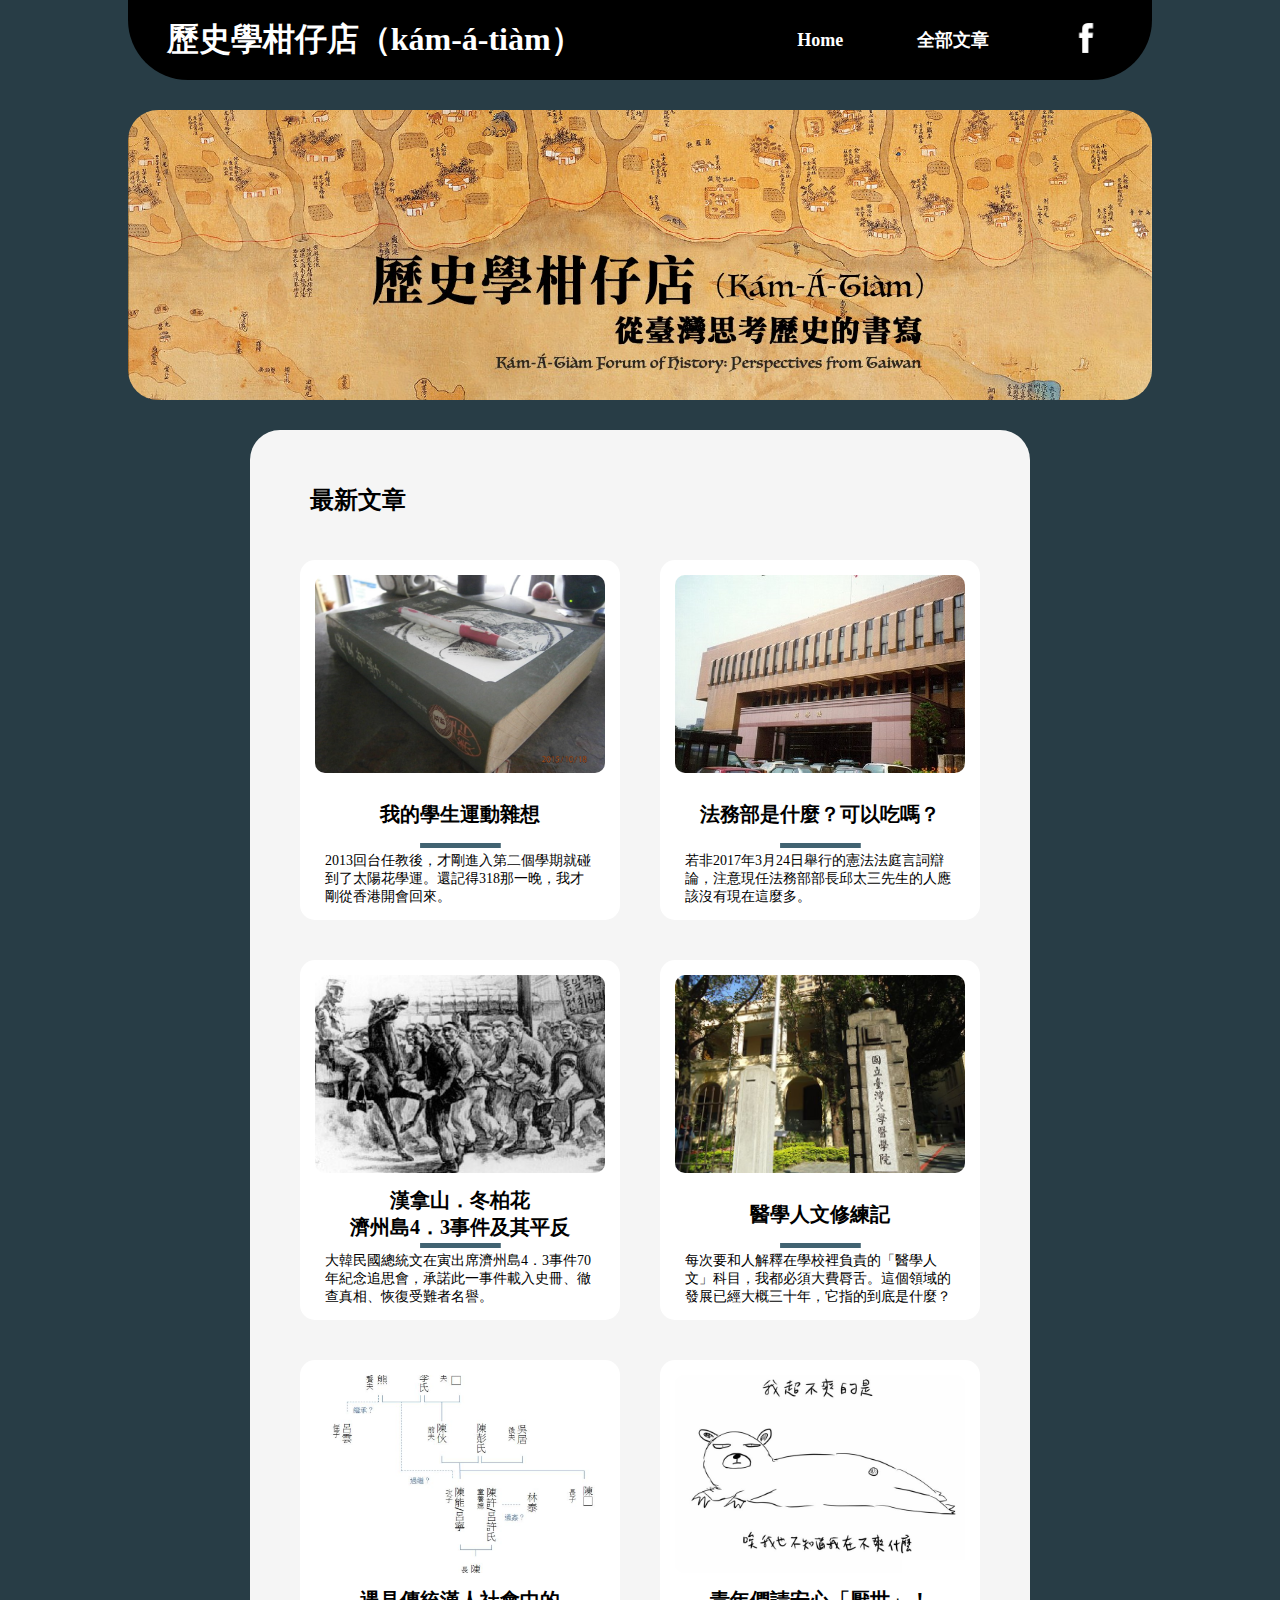
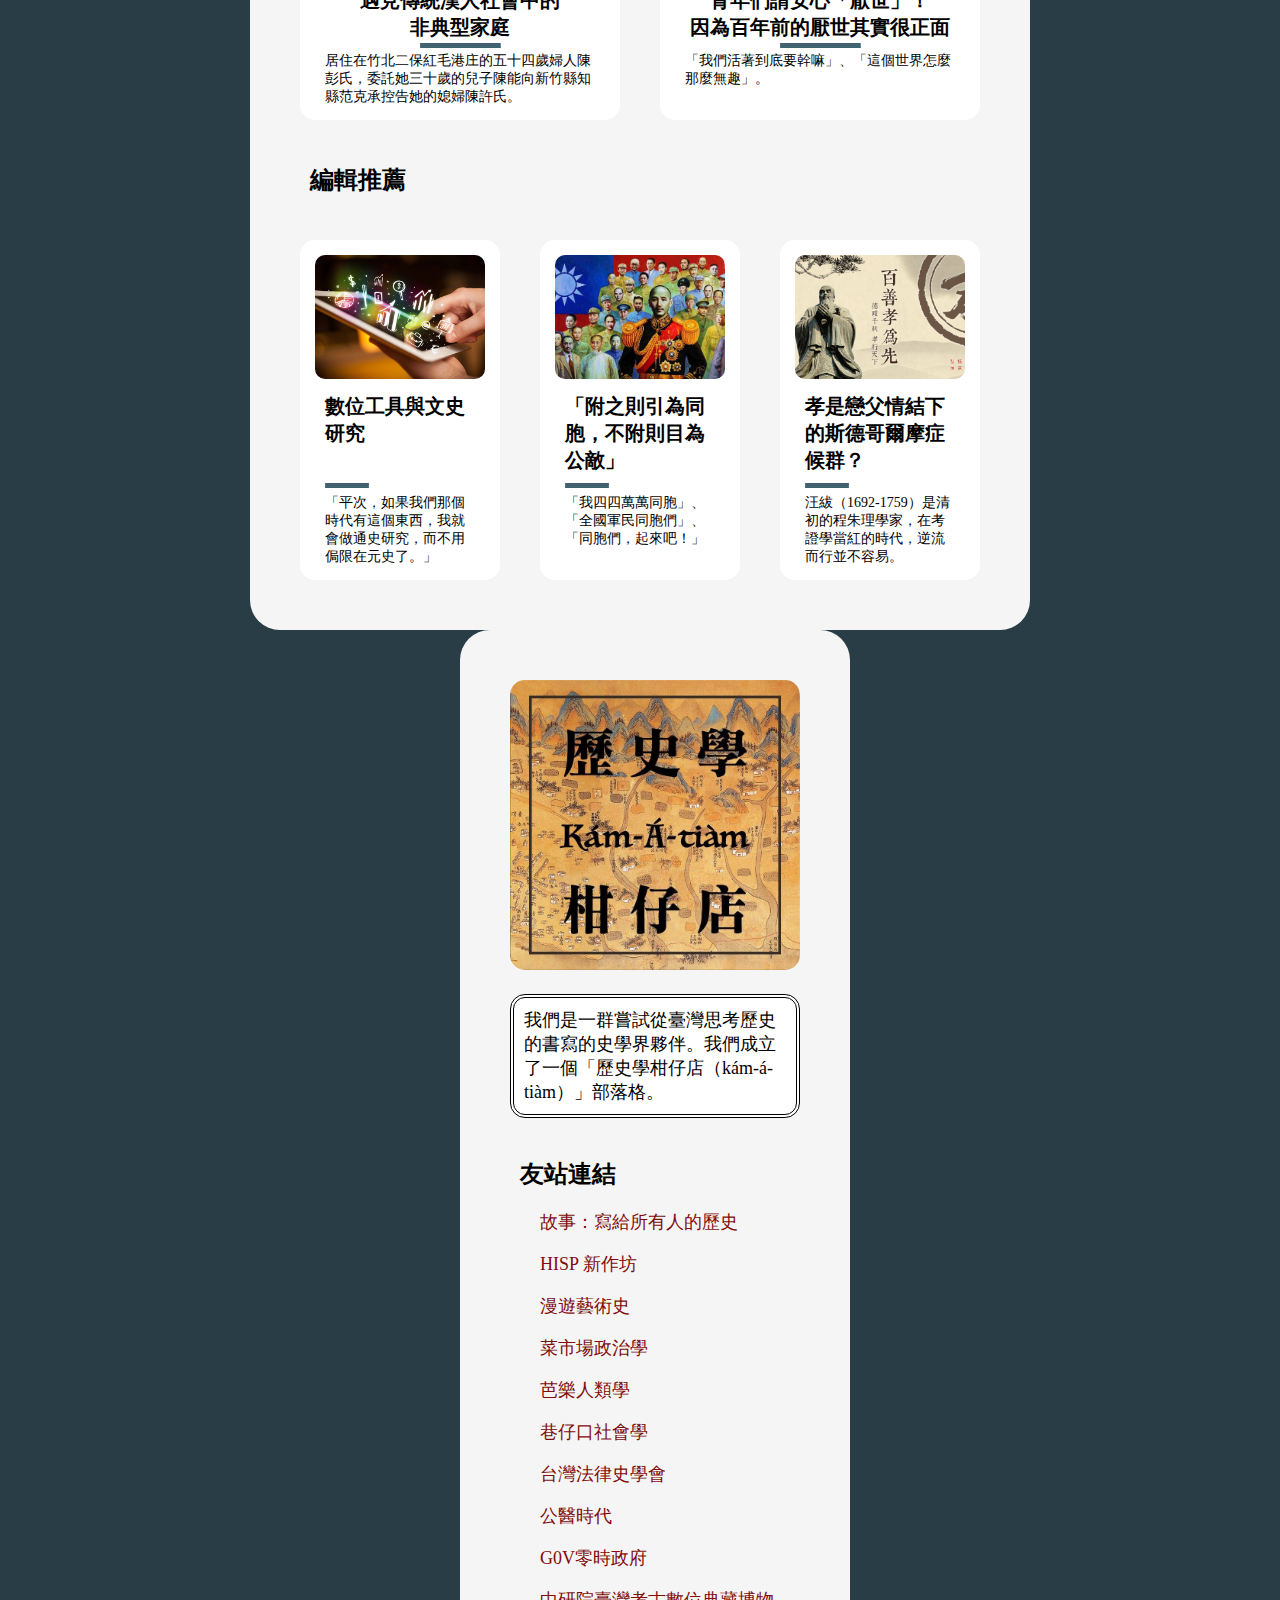
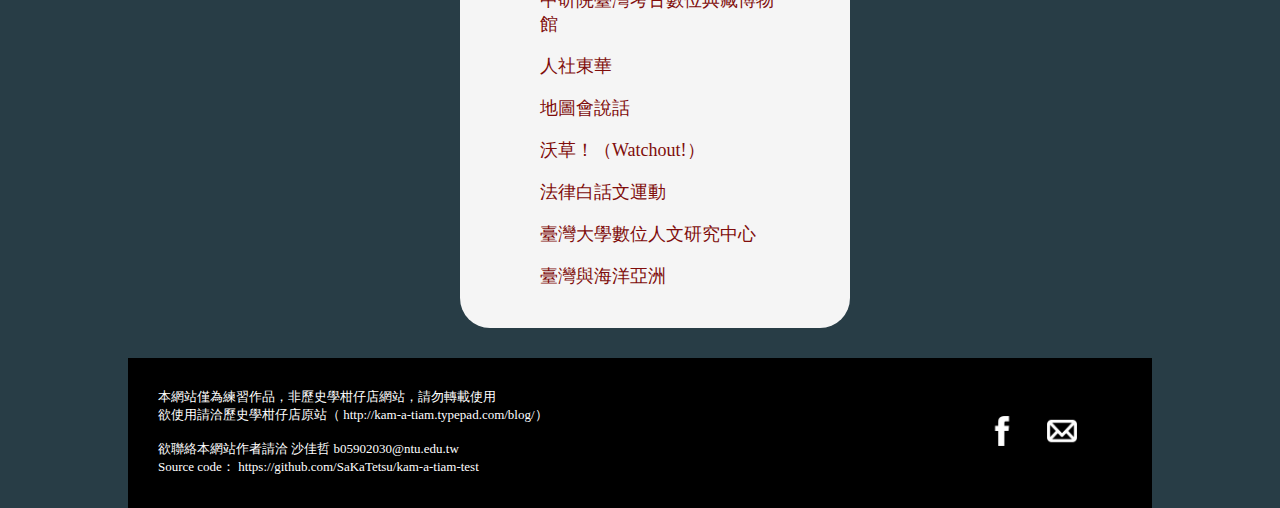
<file: index.html>
<!DOCTYPE html>
<html lang="en">

<head>
    <meta charset="UTF-8">
    <meta name="viewport" content="width=device-width, initial-scale=1.0">
    <meta http-equiv="X-UA-Compatible" content="ie=edge">
    <title>歷史學柑仔店（kám-á-tiàm）</title>
    <meta property="og:title" content="歷史學柑仔店（kám-á-tiàm）">
    <meta property="og:description" content="歷史學柑仔店（kám-á-tiàm）">
    <meta property="og:type" content="website">
    <meta property="og:image" content="https://kam-a-tiam-test.surge.sh/images/sticker.jpg">
    <link rel="shortcut icon" type="image/png" href="/images/favicon.png" />
    <link rel="stylesheet" href="/styles/Main_body.css">
</head>

<body>
    <div class="wrapper-box">
        <!-- Header START -->
        <link rel="stylesheet" href="/styles/Header.css">
        <div class="header-shift-box"></div>
        <header class="nav-down">
            <div class="header-box" id="header-name-box">
                歷史學柑仔店（kám-á-tiàm）
            </div>
            <div class="header-box" id="header-icon-box"></div>
            <div class="header-box" id="header-icon-box">
                <div class="header-text-box">
                    <a href="" class="header-href">Home</a>
                </div>
            </div>
            <div class="header-box" id="header-icon-box">
                <div class="header-text-box">
                    <a href="/article/article.html" class="header-href">全部文章</a>
                </div>
            </div>
            <div class="header-box" id="header-icon-box">
                <a href="https://www.facebook.com/historyforumtw" target="_blank">
                    <img src="/images/icons/fb_icon.png" alt="fb icon" id="header-fb_icon">
                </a>

            </div>
        </header>
        <script src="//ajax.googleapis.com/ajax/libs/jquery/1.10.2/jquery.min.js"></script>
        <script src="/JS_Script/Header.js"></script>
        <!-- Header END -->

        <!-- Main picture START -->
        <link rel="stylesheet" href="/styles/Main_pic.css">
        <div class="main-pic-box">
            <div class="main-pic-img"></div>
        </div>
        <!-- Main picture END -->

        <!-- Content START -->
        <link rel="stylesheet" href="/styles/Content.css">
        <div class="content-box">
            <!-- Content left START -->
            <div class="content-left-box">
                <div class="content-title-box">
                    最新文章
                </div>
                <!-- New article 1 -->
                <div class="content-bubble-box-new-box">
                    <a href="/article/20180511/我的學生運動雜想.html" class="content-bubble-box-new-href">
                        <div class="content-bubble-box-new">
                            <img src="/images/thumbnail/20180511.jpg" alt="thumbnail" class="content-bubble-box-new-img">
                            <div class="content-bubble-box-new-text-box">
                                <div class="content-bubble-box-new-text-title">我的學生運動雜想</div>
                                <div class="content-bubble-box-new-text-preview">
                                    2013回台任教後，才剛進入第二個學期就碰到了太陽花學運。還記得318那一晚，我才剛從香港開會回來。
                                </div>
                            </div>
                        </div>
                    </a>
                </div>
                <!-- New article 2 -->
                <div class="content-bubble-box-new-box">
                    <a href="/article/20180427/法務部是什麼？可以吃嗎？.html" class="content-bubble-box-new-href">
                        <div class="content-bubble-box-new">
                            <img src="/images/thumbnail/20180427.jpg" alt="thumbnail" class="content-bubble-box-new-img">
                            <div class="content-bubble-box-new-text-box">
                                <div class="content-bubble-box-new-text-title">法務部是什麼？可以吃嗎？</div>
                                <div class="content-bubble-box-new-text-preview">
                                    若非2017年3月24日舉行的憲法法庭言詞辯論，注意現任法務部部長邱太三先生的人應該沒有現在這麼多。
                                </div>
                            </div>
                        </div>
                    </a>
                </div>
                <!-- New article 3 -->
                <div class="content-bubble-box-new-box">
                    <a href="/article/20180413/漢拿山．冬柏花—濟州島4．3事件及其平反.html" class="content-bubble-box-new-href">
                        <div class="content-bubble-box-new">
                            <img src="/images/thumbnail/20180413.jpg" alt="thumbnail" class="content-bubble-box-new-img">
                            <div class="content-bubble-box-new-text-box">
                                <div class="content-bubble-box-new-text-title">漢拿山．冬柏花
                                    <br>濟州島4．3事件及其平反</div>
                                <div class="content-bubble-box-new-text-preview">
                                    大韓民國總統文在寅出席濟州島4．3事件70年紀念追思會，承諾此一事件載入史冊、徹查真相、恢復受難者名譽。
                                </div>
                            </div>
                        </div>
                    </a>
                </div>
                <!-- New article 4 -->
                <div class="content-bubble-box-new-box">
                    <a href="/article/20180323/醫學人文修練記.html" class="content-bubble-box-new-href">
                        <div class="content-bubble-box-new">
                            <img src="/images/thumbnail/20130323.jpg" alt="thumbnail" class="content-bubble-box-new-img">
                            <div class="content-bubble-box-new-text-box">
                                <div class="content-bubble-box-new-text-title">醫學人文修練記</div>
                                <div class="content-bubble-box-new-text-preview">
                                    每次要和人解釋在學校裡負責的「醫學人文」科目，我都必須大費脣舌。這個領域的發展已經大概三十年，它指的到底是什麼？
                                </div>
                            </div>
                        </div>
                    </a>
                </div>
                <!-- New article 5 -->
                <div class="content-bubble-box-new-box">
                    <a href="/article/20180309/遇見傳統漢人社會中的非典型家庭.html" class="content-bubble-box-new-href">
                        <div class="content-bubble-box-new">
                            <img src="/images/thumbnail/20180309.jpg" alt="thumbnail" class="content-bubble-box-new-img">
                            <div class="content-bubble-box-new-text-box">
                                <div class="content-bubble-box-new-text-title">遇見傳統漢人社會中的
                                    <br>非典型家庭</div>
                                <div class="content-bubble-box-new-text-preview">
                                    居住在竹北二保紅毛港庄的五十四歲婦人陳彭氏，委託她三十歲的兒子陳能向新竹縣知縣范克承控告她的媳婦陳許氏。
                                </div>
                            </div>
                        </div>
                    </a>
                </div>
                <!-- New article 6 -->
                <div class="content-bubble-box-new-box">
                    <a href="/article/20180223/青年們請安心「厭世」！因為百年前的厭世其實很正面.html" class="content-bubble-box-new-href">
                        <div class="content-bubble-box-new">
                            <img src="/images/thumbnail/20180223.png" alt="thumbnail" class="content-bubble-box-new-img">
                            <div class="content-bubble-box-new-text-box">
                                <div class="content-bubble-box-new-text-title">青年們請安心「厭世」！
                                    <br>因為百年前的厭世其實很正面</div>
                                <div class="content-bubble-box-new-text-preview">
                                    「我們活著到底要幹嘛」、「這個世界怎麼那麼無趣」。
                                </div>
                            </div>
                        </div>
                    </a>
                </div>
                <div class="content-title-box">
                    編輯推薦
                </div>
                <!-- Recommended article 1 -->
                <div class="content-bubble-box-recommend-box">
                    <a href="/article/20180126/數位工具與文史研究.html" class="content-bubble-box-recommend-href">
                        <div class="content-bubble-box-recommend">
                            <img src="/images/thumbnail/20180126.jpg" alt="thumbnail" class="content-bubble-box-recommend-img">
                            <div class="content-bubble-box-recommend-text-box">
                                <div class="content-bubble-box-recommend-text-title">數位工具與文史研究</div>
                                <div class="content-bubble-box-recommend-text-preview">
                                    「平次，如果我們那個時代有這個東西，我就會做通史研究，而不用侷限在元史了。」
                                </div>
                            </div>
                        </div>
                    </a>
                </div>
                <!-- Recommended article 2 -->
                <div class="content-bubble-box-recommend-box">
                    <a href="/article/20180124/以「同胞」之名：「附之則引為同胞，不附則目為公敵」.html" class="content-bubble-box-recommend-href">
                        <div class="content-bubble-box-recommend">
                            <img src="/images/thumbnail/20180124.jpeg" alt="thumbnail" class="content-bubble-box-recommend-img">
                            <div class="content-bubble-box-recommend-text-box">
                                <div class="content-bubble-box-recommend-text-title">「附之則引為同胞，不附則目為公敵」</div>
                                <div class="content-bubble-box-recommend-text-preview">
                                    「我四四萬萬同胞」、「全國軍民同胞們」、「同胞們，起來吧！」
                                </div>
                            </div>
                        </div>
                    </a>
                </div>
                <!-- Recommended article 3 -->
                <div class="content-bubble-box-recommend-box">
                    <a href="/article/20180112/汪紱和他爹：孝是戀父情結下的斯德哥爾摩症候群？.html" class="content-bubble-box-recommend-href">
                        <div class="content-bubble-box-recommend">
                            <img src="/images/thumbnail/20180112.jpg" alt="thumbnail" class="content-bubble-box-recommend-img">
                            <div class="content-bubble-box-recommend-text-box">
                                <div class="content-bubble-box-recommend-text-title">孝是戀父情結下的斯德哥爾摩症候群？</div>
                                <div class="content-bubble-box-recommend-text-preview">
                                    汪紱（1692-1759）是清初的程朱理學家，在考證學當紅的時代，逆流而行並不容易。
                                </div>
                            </div>
                        </div>
                    </a>
                </div>
            </div>
            <!-- Content left END -->
            <!-- Content right START -->
            <div class="content-right-outside-box">
                <div class="content-right-box">
                    <div class="content-introduction-box">
                        <img src="/images/sticker.jpg" alt="kám-á-tiàm" class="content-introduction-img">
                        <div class="content-introduction-text-box">
                            <div class="content-introduction-text">我們是一群嘗試從臺灣思考歷史的書寫的史學界夥伴。我們成立了一個「歷史學柑仔店（kám-á-tiàm）」部落格。</div>
                        </div>
                    </div>
                    <div class="content-recommended-sites-box">
                        <!-- Recommended sites START -->
                        <div class="content-recommended-sites-title">友站連結</div>
                        <div class="content-recommended-sites">
                            <a href="https://gushi.tw/" class="content-recommended-sites-href" target="_blank">故事：寫給所有人的歷史</a>
                            <br>
                            <br>
                            <a href="http://www.hisp.ntu.edu.tw/" class="content-recommended-sites-href" target="_blank">HISP 新作坊</a>
                            <br>
                            <br>
                            <a href="https://arthistorystrolls.com/" class="content-recommended-sites-href" target="_blank">漫遊藝術史</a>
                            <br>
                            <br>
                            <a href="http://whogovernstw.org/" class="content-recommended-sites-href" target="_blank">菜市場政治學</a>
                            <br>
                            <br>
                            <a href="http://guavanthropology.tw/" class="content-recommended-sites-href" target="_blank">芭樂人類學</a>
                            <br>
                            <br>
                            <a href="https://twstreetcorner.org/" class="content-recommended-sites-href" target="_blank">巷仔口社會學</a>
                            <br>
                            <br>
                            <a href="http://legalhistorytw.blogspot.tw/" class="content-recommended-sites-href" target="_blank">台灣法律史學會</a>
                            <br>
                            <br>
                            <a href="http://pubmedtw.blogspot.tw/" class="content-recommended-sites-href" target="_blank">公醫時代</a>
                            <br>
                            <br>
                            <a href="https://g0v.tw/zh-TW/index.html" class="content-recommended-sites-href" target="_blank">G0V零時政府</a>
                            <br>
                            <br>
                            <a href="http://proj1.sinica.edu.tw/~damta/" class="content-recommended-sites-href" target="_blank">中研院臺灣考古數位典藏博物館</a>
                            <br>
                            <br>
                            <a href="http://journal.ndhu.edu.tw/e_paper/e_paper.php" class="content-recommended-sites-href" target="_blank">人社東華</a>
                            <br>
                            <br>
                            <a href="https://mapstalk.blogspot.tw/" class="content-recommended-sites-href" target="_blank">地圖會說話</a>
                            <br>
                            <br>
                            <a href="https://watchout.tw/" class="content-recommended-sites-href" target="_blank">沃草！（Watchout!）</a>
                            <br>
                            <br>
                            <a href="https://plainlaw.me/" class="content-recommended-sites-href" target="_blank">法律白話文運動</a>
                            <br>
                            <br>
                            <a href="http://www.digital.ntu.edu.tw/" class="content-recommended-sites-href" target="_blank">臺灣大學數位人文研究中心</a>
                            <br>
                            <br>
                            <a href="https://tmantu.wordpress.com/" class="content-recommended-sites-href" target="_blank">臺灣與海洋亞洲</a>
                        </div>
                        <!-- Recommended sites END -->
                    </div>
                </div>
            </div>
            <!-- Content right END -->
        </div>

        <!-- Content END -->

        <!-- Footer START -->
        <link rel="stylesheet" href="/styles/Footer.css">
        <footer>
            <div class="footer-text">
                本網站僅為練習作品，非歷史學柑仔店網站，請勿轉載使用
                <br>欲使用請洽歷史學柑仔店原站（
                <a href="http://kam-a-tiam.typepad.com/blog/" target="_blank">http://kam-a-tiam.typepad.com/blog/</a>）
                <br>
                <br>欲聯絡本網站作者請洽
                <a href="mailto:b05902030@ntu.edu.tw">沙佳哲 b05902030@ntu.edu.tw</a>
                <br>Source code：
                <a href="https://github.com/SaKaTetsu/kam-a-tiam-test" target="_blank">https://github.com/SaKaTetsu/kam-a-tiam-test</a>
            </div>
            <div class="footer-icons">
                <a href="mailto:kamatiam@gmail.com">
                    <img src="/images/icons/mail_icon.png" alt="mail" id="footer-mail_icon">
                </a>
                <a href="http://kam-a-tiam.typepad.com/blog/" target="_blank">
                    <img src="/images/icons/fb_icon.png" alt="facebook" id="footer-fb_icon">
                </a>
            </div>
        </footer>
        <!-- Footer END -->
    </div>

    <!-- Go to top button START-->
    <link rel="stylesheet" href="/styles/BacktoTopButton.css">
    <button onclick="topFunction()" id="myBtn" title="Go to top">Λ</button>
    <script src="/JS_Script/BacktoTopButton.js"></script>
    <!-- Go to top button END-->
</body>

</html>
</file>
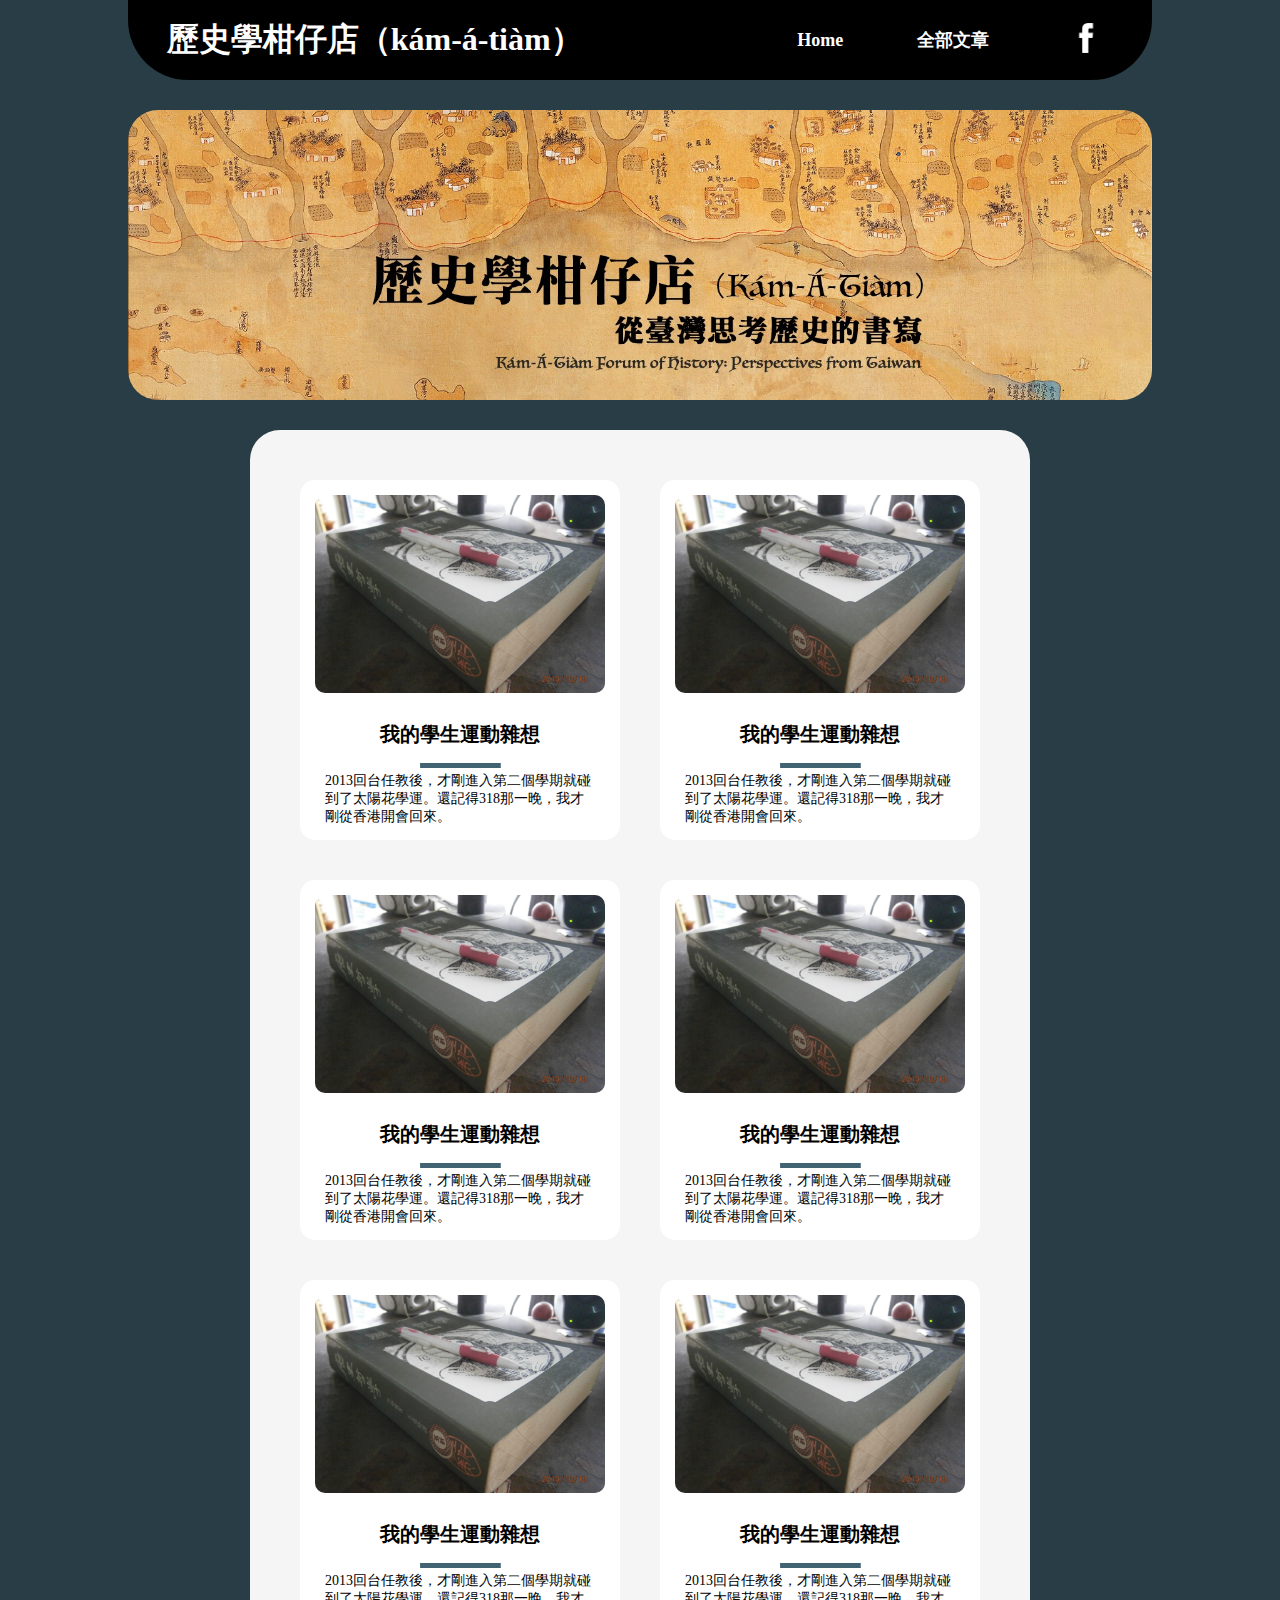
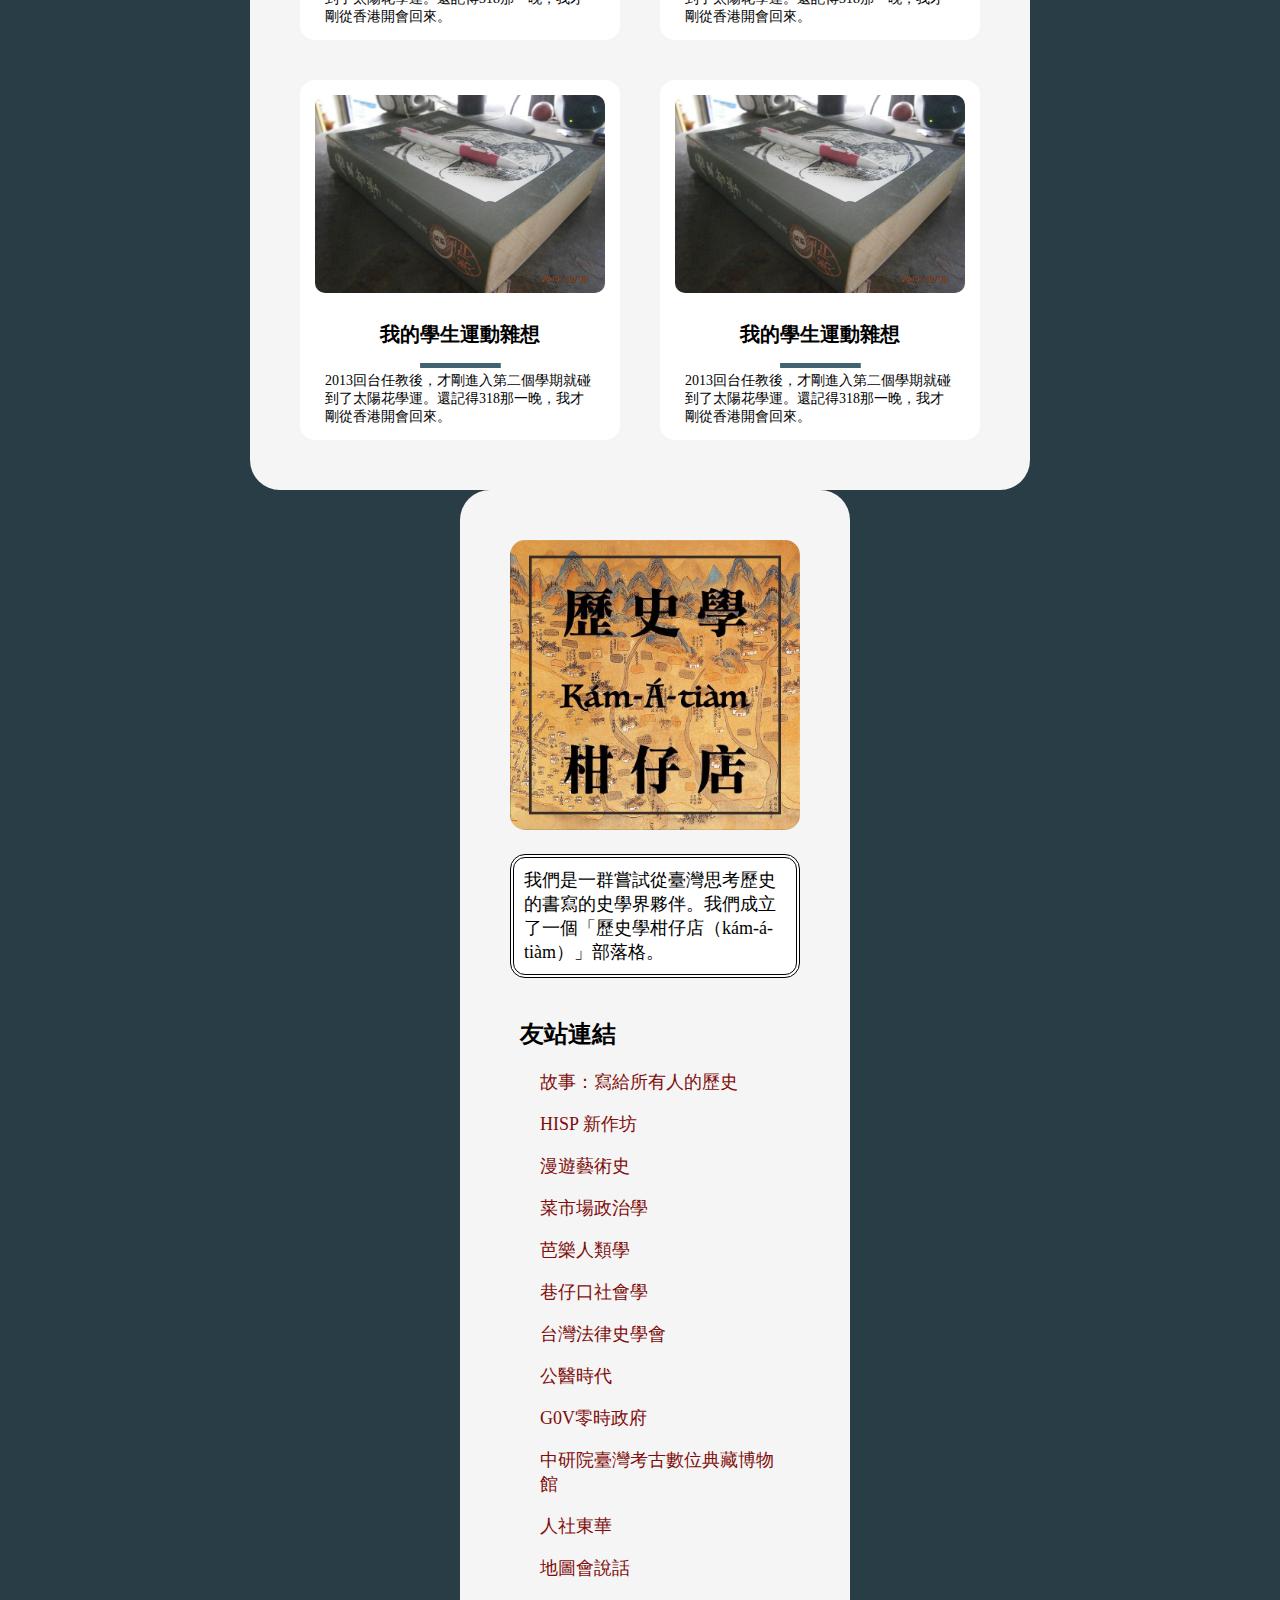
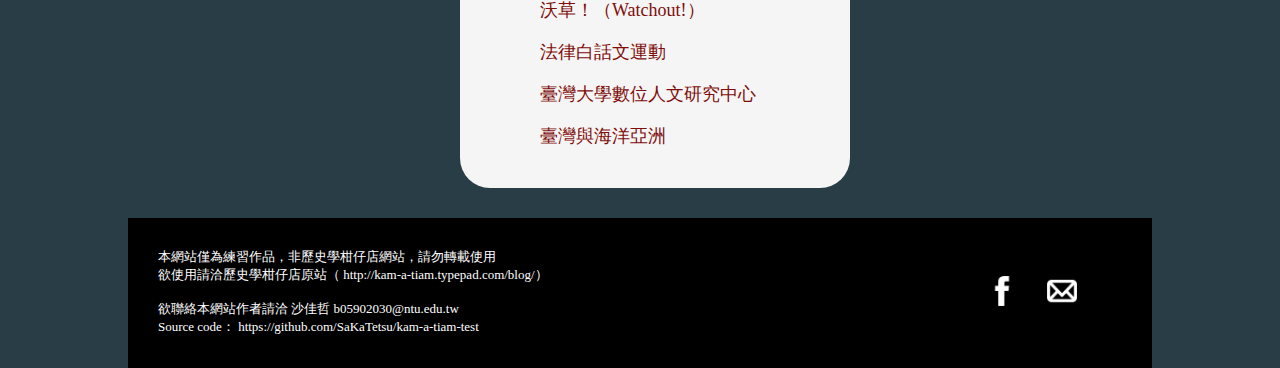
<file: Articles.html>
<!DOCTYPE html>
<html lang="en">

<head>
    <meta charset="UTF-8">
    <meta name="viewport" content="width=device-width, initial-scale=1.0">
    <meta http-equiv="X-UA-Compatible" content="ie=edge">
    <title>歷史學柑仔店（kám-á-tiàm）</title>
    <meta property="og:title" content="歷史學柑仔店（kám-á-tiàm）">
    <meta property="og:description" content="歷史學柑仔店（kám-á-tiàm）">
    <meta property="og:type" content="website">
    <meta property="og:image" content="https://kam-a-tiam-test.surge.sh/images/sticker.jpg">
    <link rel="stylesheet" href="./styles/Main_body.css">
</head>

<body>
    <div class="wrapper-box">
        <!-- Header START -->
        <link rel="stylesheet" href="./styles/Header.css">
        <div class="header-shift-box"></div>
        <header class="nav-down">
            <div class="header-box" id="header-name-box">
                歷史學柑仔店（kám-á-tiàm）
            </div>
            <div class="header-box" id="header-icon-box"></div>
            <div class="header-box" id="header-icon-box">
                <div class="header-text-box">
                    <a href="./index.html" class="header-href">Home</a>
                </div>
            </div>
            <div class="header-box" id="header-icon-box">
                <div class="header-text-box">
                    <a href="" class="header-href">全部文章</a>
                </div>
            </div>
            <div class="header-box" id="header-icon-box">
                <a href="https://www.facebook.com/historyforumtw" target="_blank">
                    <img src="./images/icons/fb_icon.png" alt="fb icon" id="header-fb_icon">
                </a>

            </div>
        </header>
        <script src="//ajax.googleapis.com/ajax/libs/jquery/1.10.2/jquery.min.js"></script>
        <script src="./JS_Script/Header.js"></script>
        <!-- Header END -->

        <!-- Main picture START -->
        <link rel="stylesheet" href="./styles/Main_pic.css">
        <div class="main-pic-box">
            <div class="main-pic-img"></div>
        </div>
        <!-- Main picture END -->

        <!-- Content START -->
        <link rel="stylesheet" href="./styles/Content.css">
        <div class="content-box">
            <!-- Content left START -->
            <div class="content-left-box">
                <div class="content-bubble-box-new-box">
                    <a href="" target="_blank" class="content-bubble-box-new-href">
                        <div class="content-bubble-box-new">
                            <img src="./images/Articles/20180511/thumbnail.jpg" alt="thumbnail" class="content-bubble-box-new-img">
                            <div class="content-bubble-box-new-text-box">
                                <div class="content-bubble-box-new-text-title">我的學生運動雜想</div>
                                <div class="content-bubble-box-new-text-preview">
                                    2013回台任教後，才剛進入第二個學期就碰到了太陽花學運。還記得318那一晚，我才剛從香港開會回來。
                                </div>
                            </div>
                        </div>
                    </a>
                </div>
                <div class="content-bubble-box-new-box">
                    <a href="" target="_blank" class="content-bubble-box-new-href">
                        <div class="content-bubble-box-new">
                            <img src="./images/Articles/20180511/thumbnail.jpg" alt="thumbnail" class="content-bubble-box-new-img">
                            <div class="content-bubble-box-new-text-box">
                                <div class="content-bubble-box-new-text-title">我的學生運動雜想</div>
                                <div class="content-bubble-box-new-text-preview">
                                    2013回台任教後，才剛進入第二個學期就碰到了太陽花學運。還記得318那一晚，我才剛從香港開會回來。
                                </div>
                            </div>
                        </div>
                    </a>
                </div>
                <div class="content-bubble-box-new-box">
                    <a href="" target="_blank" class="content-bubble-box-new-href">
                        <div class="content-bubble-box-new">
                            <img src="./images/Articles/20180511/thumbnail.jpg" alt="thumbnail" class="content-bubble-box-new-img">
                            <div class="content-bubble-box-new-text-box">
                                <div class="content-bubble-box-new-text-title">我的學生運動雜想</div>
                                <div class="content-bubble-box-new-text-preview">
                                    2013回台任教後，才剛進入第二個學期就碰到了太陽花學運。還記得318那一晚，我才剛從香港開會回來。
                                </div>
                            </div>
                        </div>
                    </a>
                </div>
                <div class="content-bubble-box-new-box">
                    <a href="" target="_blank" class="content-bubble-box-new-href">
                        <div class="content-bubble-box-new">
                            <img src="./images/Articles/20180511/thumbnail.jpg" alt="thumbnail" class="content-bubble-box-new-img">
                            <div class="content-bubble-box-new-text-box">
                                <div class="content-bubble-box-new-text-title">我的學生運動雜想</div>
                                <div class="content-bubble-box-new-text-preview">
                                    2013回台任教後，才剛進入第二個學期就碰到了太陽花學運。還記得318那一晚，我才剛從香港開會回來。
                                </div>
                            </div>
                        </div>
                    </a>
                </div>
                <div class="content-bubble-box-new-box">
                    <a href="" target="_blank" class="content-bubble-box-new-href">
                        <div class="content-bubble-box-new">
                            <img src="./images/Articles/20180511/thumbnail.jpg" alt="thumbnail" class="content-bubble-box-new-img">
                            <div class="content-bubble-box-new-text-box">
                                <div class="content-bubble-box-new-text-title">我的學生運動雜想</div>
                                <div class="content-bubble-box-new-text-preview">
                                    2013回台任教後，才剛進入第二個學期就碰到了太陽花學運。還記得318那一晚，我才剛從香港開會回來。
                                </div>
                            </div>
                        </div>
                    </a>
                </div>
                <div class="content-bubble-box-new-box">
                    <a href="" target="_blank" class="content-bubble-box-new-href">
                        <div class="content-bubble-box-new">
                            <img src="./images/Articles/20180511/thumbnail.jpg" alt="thumbnail" class="content-bubble-box-new-img">
                            <div class="content-bubble-box-new-text-box">
                                <div class="content-bubble-box-new-text-title">我的學生運動雜想</div>
                                <div class="content-bubble-box-new-text-preview">
                                    2013回台任教後，才剛進入第二個學期就碰到了太陽花學運。還記得318那一晚，我才剛從香港開會回來。
                                </div>
                            </div>
                        </div>
                    </a>
                </div>
                <div class="content-bubble-box-new-box">
                    <a href="" target="_blank" class="content-bubble-box-new-href">
                        <div class="content-bubble-box-new">
                            <img src="./images/Articles/20180511/thumbnail.jpg" alt="thumbnail" class="content-bubble-box-new-img">
                            <div class="content-bubble-box-new-text-box">
                                <div class="content-bubble-box-new-text-title">我的學生運動雜想</div>
                                <div class="content-bubble-box-new-text-preview">
                                    2013回台任教後，才剛進入第二個學期就碰到了太陽花學運。還記得318那一晚，我才剛從香港開會回來。
                                </div>
                            </div>
                        </div>
                    </a>
                </div>
                <div class="content-bubble-box-new-box">
                    <a href="" target="_blank" class="content-bubble-box-new-href">
                        <div class="content-bubble-box-new">
                            <img src="./images/Articles/20180511/thumbnail.jpg" alt="thumbnail" class="content-bubble-box-new-img">
                            <div class="content-bubble-box-new-text-box">
                                <div class="content-bubble-box-new-text-title">我的學生運動雜想</div>
                                <div class="content-bubble-box-new-text-preview">
                                    2013回台任教後，才剛進入第二個學期就碰到了太陽花學運。還記得318那一晚，我才剛從香港開會回來。
                                </div>
                            </div>
                        </div>
                    </a>
                </div>
            </div>
            <!-- Content left END -->
            <!-- Content right START -->
            <div class="content-right-outside-box">
                <div class="content-right-box">
                    <div class="content-introduction-box">
                        <img src="./images/sticker.jpg" alt="kám-á-tiàm" class="content-introduction-img">
                        <div class="content-introduction-text-box">
                            <div class="content-introduction-text">我們是一群嘗試從臺灣思考歷史的書寫的史學界夥伴。我們成立了一個「歷史學柑仔店（kám-á-tiàm）」部落格。</div>
                        </div>
                    </div>
                    <div class="content-recommended-sites-box">
                        <!-- Recommended sites START -->
                        <div class="content-recommended-sites-title">友站連結</div>
                        <div class="content-recommended-sites">
                            <a href="https://gushi.tw/" class="content-recommended-sites-href" target="_blank">故事：寫給所有人的歷史</a>
                            <br>
                            <br>
                            <a href="http://www.hisp.ntu.edu.tw/" class="content-recommended-sites-href" target="_blank">HISP 新作坊</a>
                            <br>
                            <br>
                            <a href="https://arthistorystrolls.com/" class="content-recommended-sites-href" target="_blank">漫遊藝術史</a>
                            <br>
                            <br>
                            <a href="http://whogovernstw.org/" class="content-recommended-sites-href" target="_blank">菜市場政治學</a>
                            <br>
                            <br>
                            <a href="http://guavanthropology.tw/" class="content-recommended-sites-href" target="_blank">芭樂人類學</a>
                            <br>
                            <br>
                            <a href="https://twstreetcorner.org/" class="content-recommended-sites-href" target="_blank">巷仔口社會學</a>
                            <br>
                            <br>
                            <a href="http://legalhistorytw.blogspot.tw/" class="content-recommended-sites-href" target="_blank">台灣法律史學會</a>
                            <br>
                            <br>
                            <a href="http://pubmedtw.blogspot.tw/" class="content-recommended-sites-href" target="_blank">公醫時代</a>
                            <br>
                            <br>
                            <a href="https://g0v.tw/zh-TW/index.html" class="content-recommended-sites-href" target="_blank">G0V零時政府</a>
                            <br>
                            <br>
                            <a href="http://proj1.sinica.edu.tw/~damta/" class="content-recommended-sites-href" target="_blank">中研院臺灣考古數位典藏博物館</a>
                            <br>
                            <br>
                            <a href="http://journal.ndhu.edu.tw/e_paper/e_paper.php" class="content-recommended-sites-href" target="_blank">人社東華</a>
                            <br>
                            <br>
                            <a href="https://mapstalk.blogspot.tw/" class="content-recommended-sites-href" target="_blank">地圖會說話</a>
                            <br>
                            <br>
                            <a href="https://watchout.tw/" class="content-recommended-sites-href" target="_blank">沃草！（Watchout!）</a>
                            <br>
                            <br>
                            <a href="https://plainlaw.me/" class="content-recommended-sites-href" target="_blank">法律白話文運動</a>
                            <br>
                            <br>
                            <a href="http://www.digital.ntu.edu.tw/" class="content-recommended-sites-href" target="_blank">臺灣大學數位人文研究中心</a>
                            <br>
                            <br>
                            <a href="https://tmantu.wordpress.com/" class="content-recommended-sites-href" target="_blank">臺灣與海洋亞洲</a>
                        </div>
                        <!-- Recommended sites END -->
                    </div>
                </div>
            </div>
            <!-- Content right END -->
        </div>

        <!-- Content END -->

        <!-- Footer START -->
        <link rel="stylesheet" href="./styles/Footer.css">
        <footer>
            <div class="footer-text">
                本網站僅為練習作品，非歷史學柑仔店網站，請勿轉載使用
                <br>欲使用請洽歷史學柑仔店原站（
                <a href="http://kam-a-tiam.typepad.com/blog/" target="_blank">http://kam-a-tiam.typepad.com/blog/</a>）
                <br>
                <br>欲聯絡本網站作者請洽
                <a href="mailto:b05902030@ntu.edu.tw">沙佳哲 b05902030@ntu.edu.tw</a>
                <br>Source code：
                <a href="https://github.com/SaKaTetsu/kam-a-tiam-test" target="_blank">https://github.com/SaKaTetsu/kam-a-tiam-test</a>
            </div>
            <div class="footer-icons">
                <a href="mailto:kamatiam@gmail.com">
                    <img src="./images/icons/mail_icon.png" alt="mail" id="footer-mail_icon">
                </a>
                <a href="http://kam-a-tiam.typepad.com/blog/" target="_blank">
                    <img src="./images/icons/fb_icon.png" alt="facebook" id="footer-fb_icon">
                </a>
            </div>
        </footer>
        <!-- Footer END -->
    </div>

    <!-- Go to top button START-->
    <link rel="stylesheet" href="./styles/BacktoTopButton.css">
    <button onclick="topFunction()" id="myBtn" title="Go to top">Λ</button>
    <script src="./JS_Script/BacktoTopButton.js"></script>
    <!-- Go to top button END-->

</body>

</html>
</file>
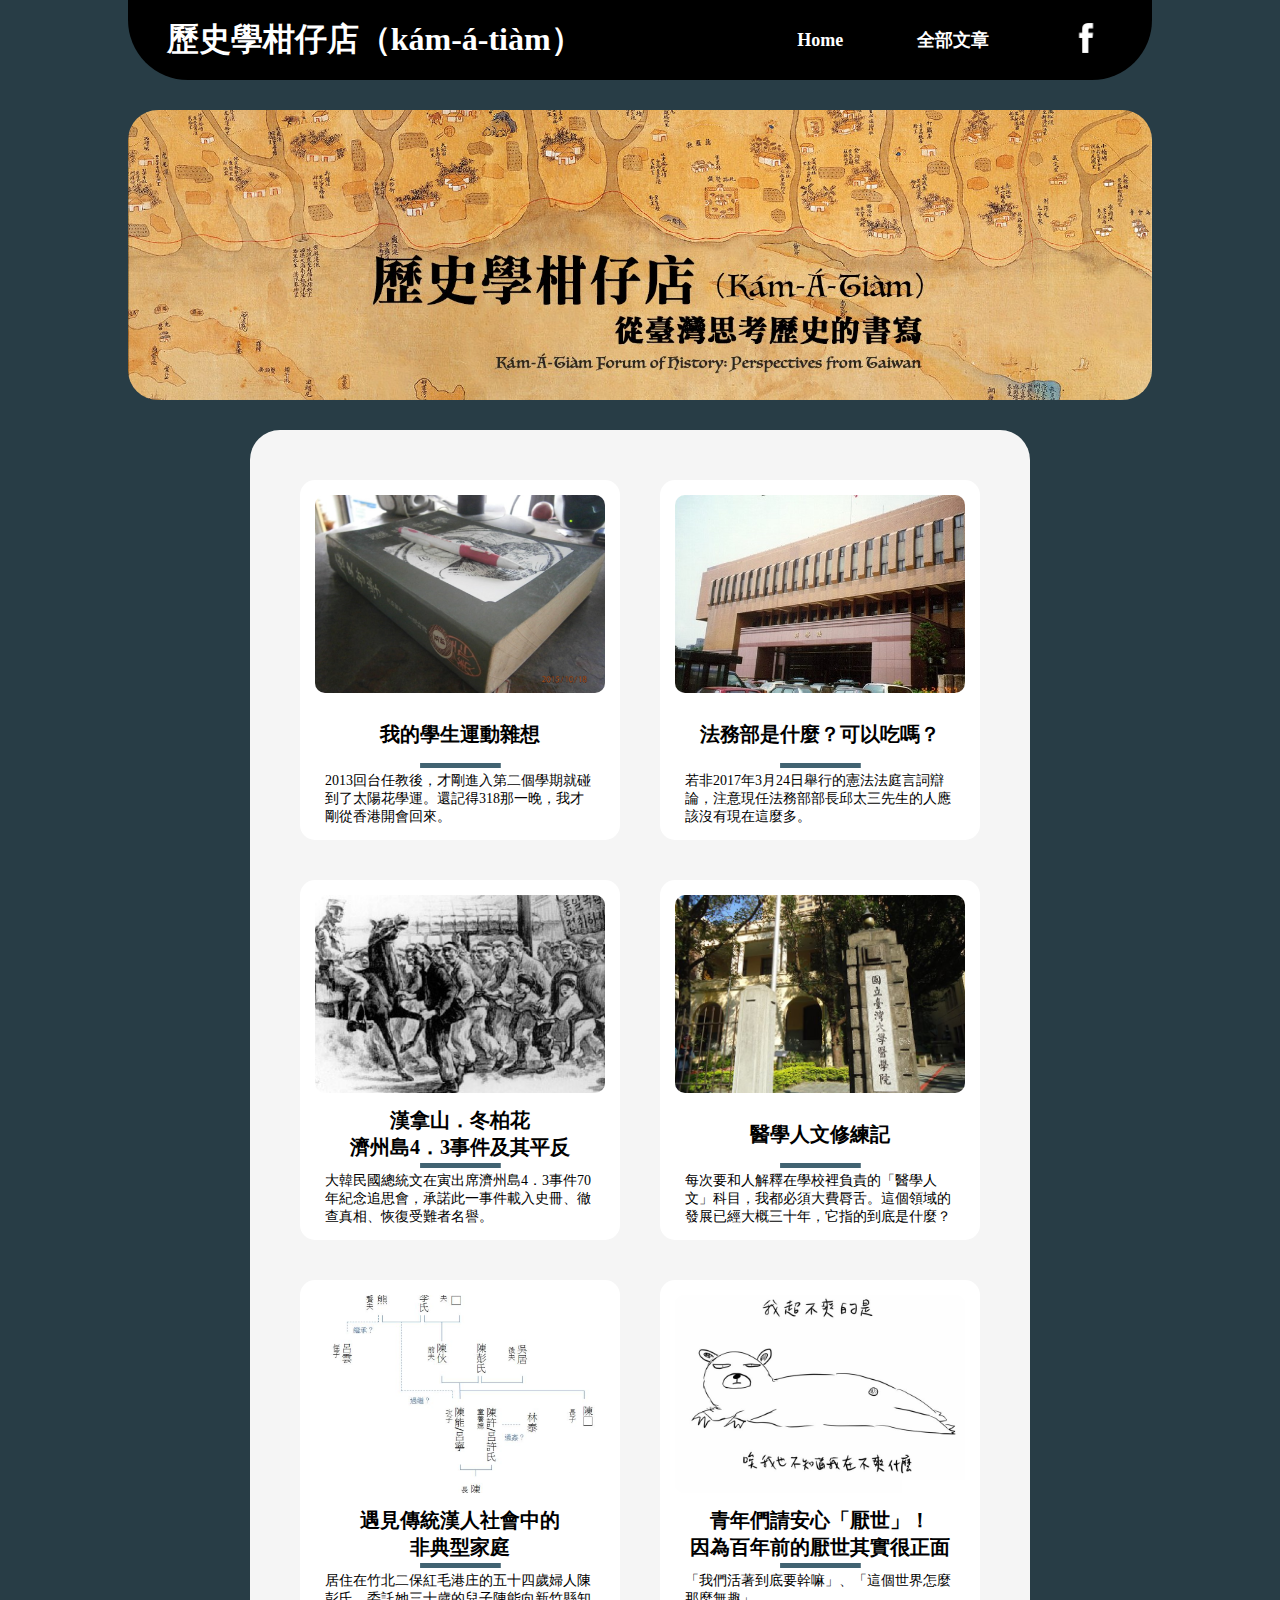
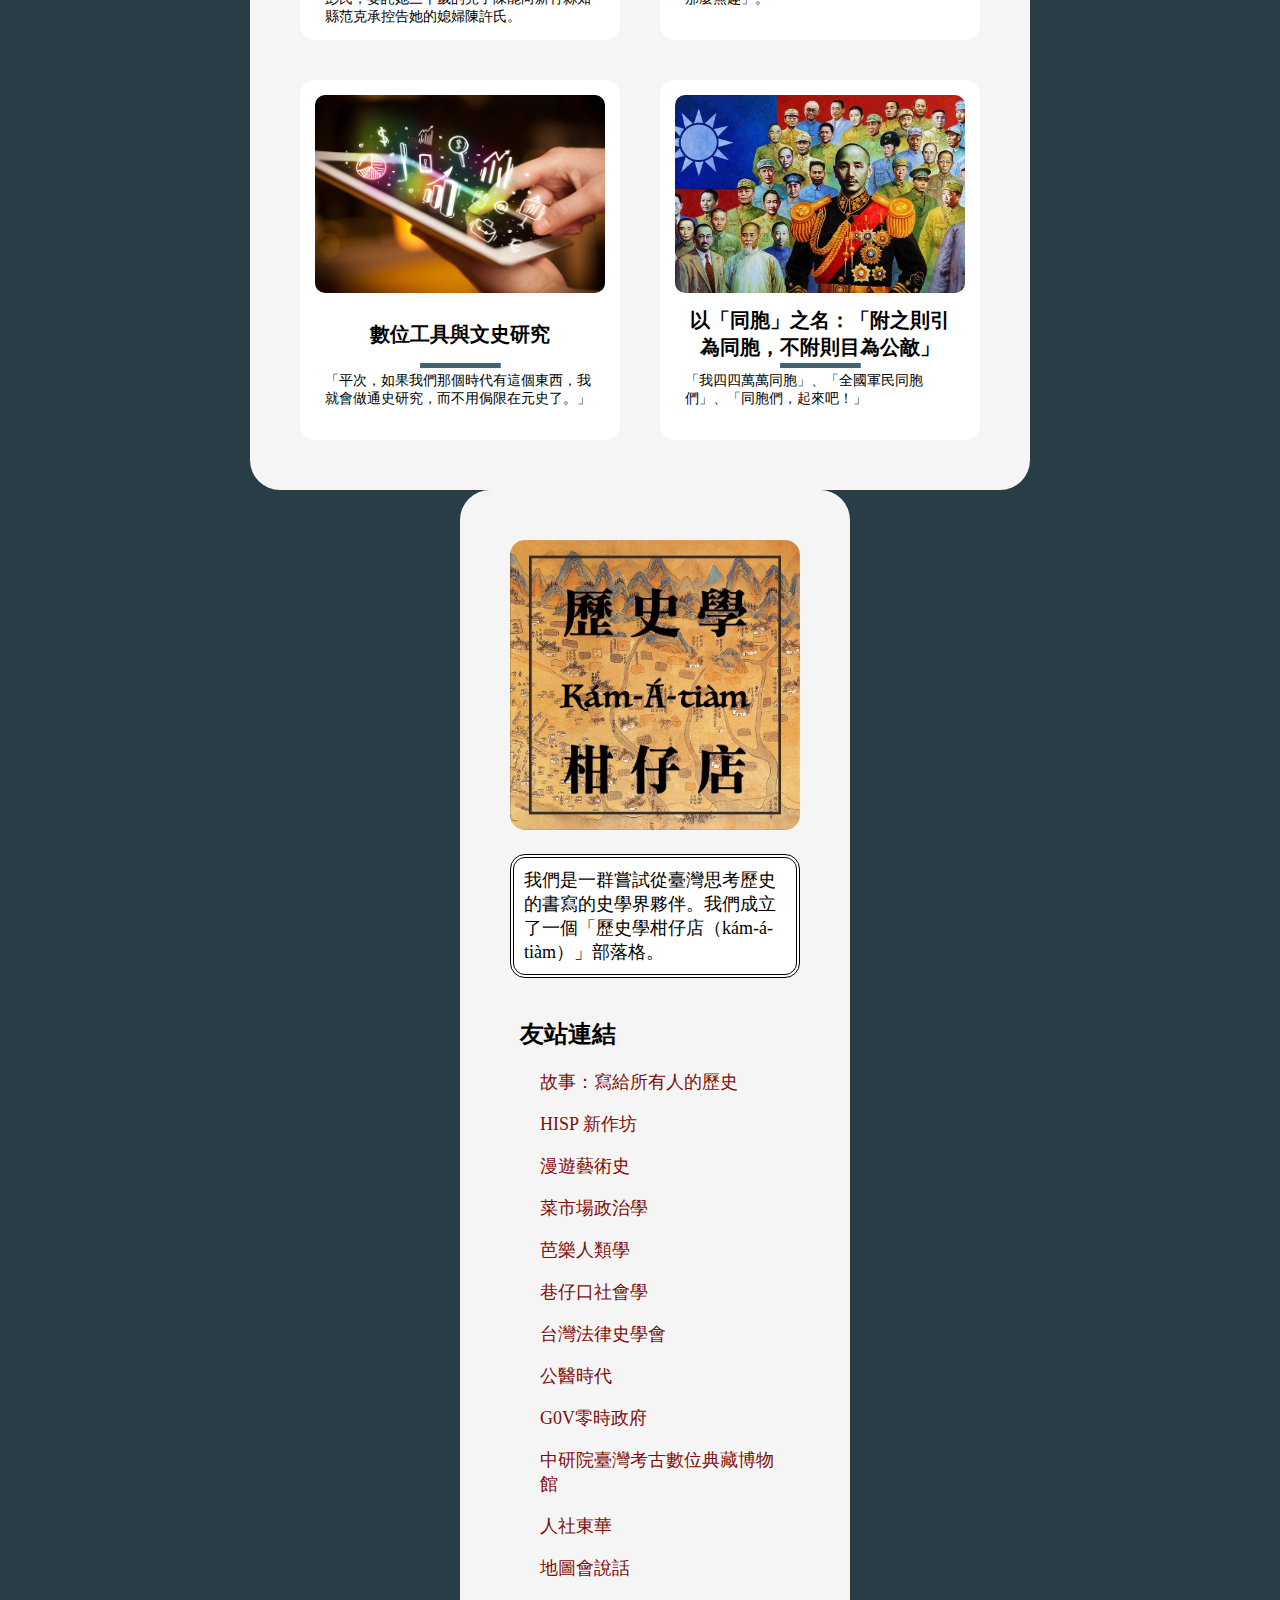
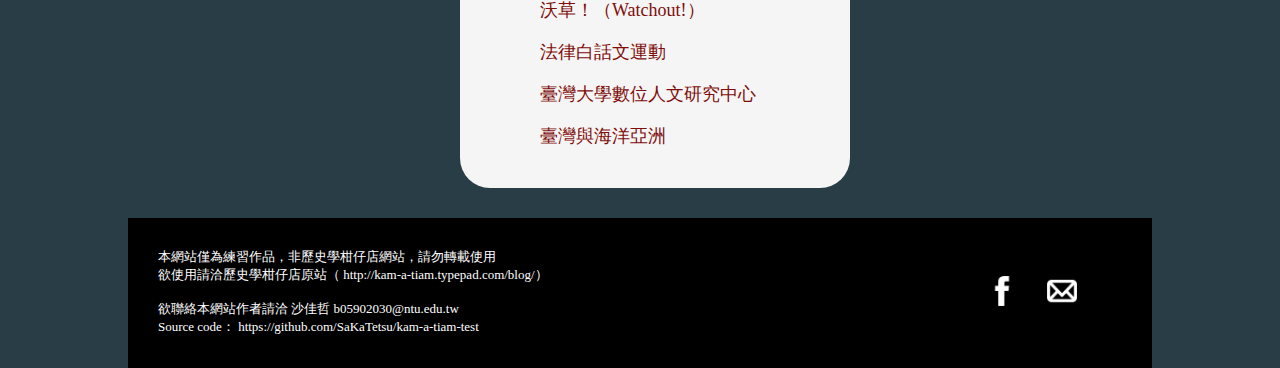
<file: article/article.html>
<!DOCTYPE html>
<html lang="en">

<head>
    <meta charset="UTF-8">
    <meta name="viewport" content="width=device-width, initial-scale=1.0">
    <meta http-equiv="X-UA-Compatible" content="ie=edge">
    <title>歷史學柑仔店（kám-á-tiàm）</title>
    <meta property="og:title" content="歷史學柑仔店（kám-á-tiàm）">
    <meta property="og:description" content="歷史學柑仔店（kám-á-tiàm）">
    <meta property="og:type" content="website">
    <meta property="og:image" content="https://kam-a-tiam-test.surge.sh/images/sticker.jpg">
    <link rel="shortcut icon" type="image/png" href="/images/favicon.png" />
    <link rel="stylesheet" href="/styles/Main_body.css">
</head>

<body>
    <div class="wrapper-box">
        <!-- Header START -->
        <link rel="stylesheet" href="/styles/Header.css">
        <div class="header-shift-box"></div>
        <header class="nav-down">
            <div class="header-box" id="header-name-box">
                歷史學柑仔店（kám-á-tiàm）
            </div>
            <div class="header-box" id="header-icon-box"></div>
            <div class="header-box" id="header-icon-box">
                <div class="header-text-box">
                    <a href="/index.html" class="header-href">Home</a>
                </div>
            </div>
            <div class="header-box" id="header-icon-box">
                <div class="header-text-box">
                    <a href="" class="header-href">全部文章</a>
                </div>
            </div>
            <div class="header-box" id="header-icon-box">
                <a href="https://www.facebook.com/historyforumtw" target="_blank">
                    <img src="/images/icons/fb_icon.png" alt="fb icon" id="header-fb_icon">
                </a>

            </div>
        </header>
        <script src="//ajax.googleapis.com/ajax/libs/jquery/1.10.2/jquery.min.js"></script>
        <script src="/JS_Script/Header.js"></script>
        <!-- Header END -->

        <!-- Main picture START -->
        <link rel="stylesheet" href="/styles/Main_pic.css">
        <div class="main-pic-box">
            <div class="main-pic-img"></div>
        </div>
        <!-- Main picture END -->

        <!-- Content START -->
        <link rel="stylesheet" href="/styles/Content.css">
        <div class="content-box">
            <!-- Content left START -->
            <div class="content-left-box">
                <!-- 1 -->
                <div class="content-bubble-box-new-box">
                    <a href="/article/20180511/我的學生運動雜想.html" class="content-bubble-box-new-href">
                        <div class="content-bubble-box-new">
                            <img src="/images/thumbnail/20180511.jpg" alt="thumbnail" class="content-bubble-box-new-img">
                            <div class="content-bubble-box-new-text-box">
                                <div class="content-bubble-box-new-text-title">我的學生運動雜想</div>
                                <div class="content-bubble-box-new-text-preview">
                                    2013回台任教後，才剛進入第二個學期就碰到了太陽花學運。還記得318那一晚，我才剛從香港開會回來。
                                </div>
                            </div>
                        </div>
                    </a>
                </div>
                <!-- 2 -->
                <div class="content-bubble-box-new-box">
                    <a href="/article/20180427/法務部是什麼？可以吃嗎？.html" class="content-bubble-box-new-href">
                        <div class="content-bubble-box-new">
                            <img src="/images/thumbnail/20180427.jpg" alt="thumbnail" class="content-bubble-box-new-img">
                            <div class="content-bubble-box-new-text-box">
                                <div class="content-bubble-box-new-text-title">法務部是什麼？可以吃嗎？</div>
                                <div class="content-bubble-box-new-text-preview">
                                    若非2017年3月24日舉行的憲法法庭言詞辯論，注意現任法務部部長邱太三先生的人應該沒有現在這麼多。
                                </div>
                            </div>
                        </div>
                    </a>
                </div>
                <!-- 3 -->
                <div class="content-bubble-box-new-box">
                    <a href="/article/20180413/漢拿山．冬柏花—濟州島4．3事件及其平反.html" class="content-bubble-box-new-href">
                        <div class="content-bubble-box-new">
                            <img src="/images/thumbnail/20180413.jpg" alt="thumbnail" class="content-bubble-box-new-img">
                            <div class="content-bubble-box-new-text-box">
                                <div class="content-bubble-box-new-text-title">漢拿山．冬柏花
                                    <br>濟州島4．3事件及其平反</div>
                                <div class="content-bubble-box-new-text-preview">
                                    大韓民國總統文在寅出席濟州島4．3事件70年紀念追思會，承諾此一事件載入史冊、徹查真相、恢復受難者名譽。
                                </div>
                            </div>
                        </div>
                    </a>
                </div>
                <!-- 4 -->
                <div class="content-bubble-box-new-box">
                    <a href="/article/20180323/醫學人文修練記.html" class="content-bubble-box-new-href">
                        <div class="content-bubble-box-new">
                            <img src="/images/thumbnail/20130323.jpg" alt="thumbnail" class="content-bubble-box-new-img">
                            <div class="content-bubble-box-new-text-box">
                                <div class="content-bubble-box-new-text-title">醫學人文修練記</div>
                                <div class="content-bubble-box-new-text-preview">
                                    每次要和人解釋在學校裡負責的「醫學人文」科目，我都必須大費脣舌。這個領域的發展已經大概三十年，它指的到底是什麼？
                                </div>
                            </div>
                        </div>
                    </a>
                </div>
                <!-- 5 -->
                <div class="content-bubble-box-new-box">
                    <a href="/article/20180309/遇見傳統漢人社會中的非典型家庭.html" class="content-bubble-box-new-href">
                        <div class="content-bubble-box-new">
                            <img src="/images/thumbnail/20180309.jpg" alt="thumbnail" class="content-bubble-box-new-img">
                            <div class="content-bubble-box-new-text-box">
                                <div class="content-bubble-box-new-text-title">遇見傳統漢人社會中的
                                    <br>非典型家庭</div>
                                <div class="content-bubble-box-new-text-preview">
                                    居住在竹北二保紅毛港庄的五十四歲婦人陳彭氏，委託她三十歲的兒子陳能向新竹縣知縣范克承控告她的媳婦陳許氏。
                                </div>
                            </div>
                        </div>
                    </a>
                </div>
                <!-- 6 -->
                <div class="content-bubble-box-new-box">
                    <a href="/article/20180223/青年們請安心「厭世」！因為百年前的厭世其實很正面.html" class="content-bubble-box-new-href">
                        <div class="content-bubble-box-new">
                            <img src="/images/thumbnail/20180223.png" alt="thumbnail" class="content-bubble-box-new-img">
                            <div class="content-bubble-box-new-text-box">
                                <div class="content-bubble-box-new-text-title">青年們請安心「厭世」！
                                    <br>因為百年前的厭世其實很正面</div>
                                <div class="content-bubble-box-new-text-preview">
                                    「我們活著到底要幹嘛」、「這個世界怎麼那麼無趣」。
                                </div>
                            </div>
                        </div>
                    </a>
                </div>
                <!-- 7 -->
                <div class="content-bubble-box-new-box">
                    <a href="/article/20180126/數位工具與文史研究.html" class="content-bubble-box-new-href">
                        <div class="content-bubble-box-new">
                            <img src="/images/thumbnail/20180126.jpg" alt="thumbnail" class="content-bubble-box-new-img">
                            <div class="content-bubble-box-new-text-box">
                                <div class="content-bubble-box-new-text-title">數位工具與文史研究</div>
                                <div class="content-bubble-box-new-text-preview">
                                    「平次，如果我們那個時代有這個東西，我就會做通史研究，而不用侷限在元史了。」
                                </div>
                            </div>
                        </div>
                    </a>
                </div>
                <!-- 8 -->
                <div class="content-bubble-box-new-box">
                    <a href="/article/20180124/以「同胞」之名：「附之則引為同胞，不附則目為公敵」.html" class="content-bubble-box-new-href">
                        <div class="content-bubble-box-new">
                            <img src="/images/thumbnail/20180124.jpeg" alt="thumbnail" class="content-bubble-box-new-img">
                            <div class="content-bubble-box-new-text-box">
                                <div class="content-bubble-box-new-text-title">以「同胞」之名：「附之則引為同胞，不附則目為公敵」</div>
                                <div class="content-bubble-box-new-text-preview">
                                    「我四四萬萬同胞」、「全國軍民同胞們」、「同胞們，起來吧！」
                                </div>
                            </div>
                        </div>
                    </a>
                </div>
            </div>
            <!-- Content left END -->
            <!-- Content right START -->
            <div class="content-right-outside-box">
                <div class="content-right-box">
                    <div class="content-introduction-box">
                        <img src="/images/sticker.jpg" alt="kám-á-tiàm" class="content-introduction-img">
                        <div class="content-introduction-text-box">
                            <div class="content-introduction-text">我們是一群嘗試從臺灣思考歷史的書寫的史學界夥伴。我們成立了一個「歷史學柑仔店（kám-á-tiàm）」部落格。</div>
                        </div>
                    </div>
                    <div class="content-recommended-sites-box">
                        <!-- Recommended sites START -->
                        <div class="content-recommended-sites-title">友站連結</div>
                        <div class="content-recommended-sites">
                            <a href="https://gushi.tw/" class="content-recommended-sites-href" target="_blank">故事：寫給所有人的歷史</a>
                            <br>
                            <br>
                            <a href="http://www.hisp.ntu.edu.tw/" class="content-recommended-sites-href" target="_blank">HISP 新作坊</a>
                            <br>
                            <br>
                            <a href="https://arthistorystrolls.com/" class="content-recommended-sites-href" target="_blank">漫遊藝術史</a>
                            <br>
                            <br>
                            <a href="http://whogovernstw.org/" class="content-recommended-sites-href" target="_blank">菜市場政治學</a>
                            <br>
                            <br>
                            <a href="http://guavanthropology.tw/" class="content-recommended-sites-href" target="_blank">芭樂人類學</a>
                            <br>
                            <br>
                            <a href="https://twstreetcorner.org/" class="content-recommended-sites-href" target="_blank">巷仔口社會學</a>
                            <br>
                            <br>
                            <a href="http://legalhistorytw.blogspot.tw/" class="content-recommended-sites-href" target="_blank">台灣法律史學會</a>
                            <br>
                            <br>
                            <a href="http://pubmedtw.blogspot.tw/" class="content-recommended-sites-href" target="_blank">公醫時代</a>
                            <br>
                            <br>
                            <a href="https://g0v.tw/zh-TW/index.html" class="content-recommended-sites-href" target="_blank">G0V零時政府</a>
                            <br>
                            <br>
                            <a href="http://proj1.sinica.edu.tw/~damta/" class="content-recommended-sites-href" target="_blank">中研院臺灣考古數位典藏博物館</a>
                            <br>
                            <br>
                            <a href="http://journal.ndhu.edu.tw/e_paper/e_paper.php" class="content-recommended-sites-href" target="_blank">人社東華</a>
                            <br>
                            <br>
                            <a href="https://mapstalk.blogspot.tw/" class="content-recommended-sites-href" target="_blank">地圖會說話</a>
                            <br>
                            <br>
                            <a href="https://watchout.tw/" class="content-recommended-sites-href" target="_blank">沃草！（Watchout!）</a>
                            <br>
                            <br>
                            <a href="https://plainlaw.me/" class="content-recommended-sites-href" target="_blank">法律白話文運動</a>
                            <br>
                            <br>
                            <a href="http://www.digital.ntu.edu.tw/" class="content-recommended-sites-href" target="_blank">臺灣大學數位人文研究中心</a>
                            <br>
                            <br>
                            <a href="https://tmantu.wordpress.com/" class="content-recommended-sites-href" target="_blank">臺灣與海洋亞洲</a>
                        </div>
                        <!-- Recommended sites END -->
                    </div>
                </div>
            </div>
            <!-- Content right END -->
        </div>

        <!-- Content END -->

        <!-- Footer START -->
        <link rel="stylesheet" href="/styles/Footer.css">
        <footer>
            <div class="footer-text">
                本網站僅為練習作品，非歷史學柑仔店網站，請勿轉載使用
                <br>欲使用請洽歷史學柑仔店原站（
                <a href="http://kam-a-tiam.typepad.com/blog/" target="_blank">http://kam-a-tiam.typepad.com/blog/</a>）
                <br>
                <br>欲聯絡本網站作者請洽
                <a href="mailto:b05902030@ntu.edu.tw">沙佳哲 b05902030@ntu.edu.tw</a>
                <br>Source code：
                <a href="https://github.com/SaKaTetsu/kam-a-tiam-test" target="_blank">https://github.com/SaKaTetsu/kam-a-tiam-test</a>
            </div>
            <div class="footer-icons">
                <a href="mailto:kamatiam@gmail.com">
                    <img src="/images/icons/mail_icon.png" alt="mail" id="footer-mail_icon">
                </a>
                <a href="http://kam-a-tiam.typepad.com/blog/" target="_blank">
                    <img src="/images/icons/fb_icon.png" alt="facebook" id="footer-fb_icon">
                </a>
            </div>
        </footer>
        <!-- Footer END -->
    </div>

    <!-- Go to top button START-->
    <link rel="stylesheet" href="/styles/BacktoTopButton.css">
    <button onclick="topFunction()" id="myBtn" title="Go to top">Λ</button>
    <script src="/JS_Script/BacktoTopButton.js"></script>
    <!-- Go to top button END-->

</body>

</html>
</file>
<file: styles/Main_body.css>
*{
    box-sizing: border-box;
    font-family: Microsoft JhengHei;
}

body, html{
    margin: 0;
    padding: 0;
    background-color: #283D46;
}

.wrapper-box{
    border: black 0px solid;
    width: 80%;
    padding: 0;
    height: auto;
    margin: 0 auto;

}
</file>
<file: styles/Header.css>
.header-shift-box{
    /* Leave space for header */
    height: 80px;
    margin: 0 auto;
}

header{
    display: flex;
    width: 80%;
    height: 80px;
    margin: 0 auto;
    border-radius: 0px 0px 40% 40%;
    border-radius: 0px 0px 60px 60px;
    background-color: black;
    
    position: fixed;
    top: 0;
    transition: top 0.4s ease;
    transition-delay: .1s;

    z-index: 99;

    min-width: 780px;
}

.nav-up {
    top: -80px;
}

.header-box{
    border: 0px white dotted;
    width: 10px;
    height: 100%;
    color: white;
}


#header-name-box{
    display: flex;
    align-items: center;
    justify-content: center;
    flex-grow: 5;
    width: 80px;
    font-weight: bold;
    color: white;
    font-size: xx-large;
    padding-left: 0px; 
}

#header-icon-box{
    display: flex;
    align-items: center;
    justify-content: center;
    flex-grow: 1;
    width: 50px;
    font-weight: bold;
    font-size: large;
}

#header-fb_icon{
    width: auto;
    height: auto;
    max-width: 30px;
}

.header-text-box{
    display: flex;
    align-items: center;
    justify-content: center;
    height: 70%;
    width: 70%;
    margin: 0 auto;
}

.header-text-box:hover, .header-text-box:focus{
    border-bottom:5px solid #fff;
    transition: border-bottom .3s;
}

.header-href{
    color: inherit; 
    text-decoration: none;
}
</file>
<file: styles/Main_pic.css>
.main-pic-box{
    border: red 0px solid;
    margin: 0 auto;
    width: 100%;
    height: 350px;
    padding: 30px 0px 30px 0px;
    min-width: 780px;
}

.main-pic-img{
    border: red dotted 0px;
    height: 100%;
    width: 100%;
    background-image: url(../images/Tiltle_bar.jpg);
    background-size: cover;
    border-radius: 30px;
    background-repeat: no-repeat;
    background-position: 50% 50%;
}
</file>
<file: styles/Content.css>
.content-box{
    display: flex;
    flex-direction: row;
    width: 100%;
    height: auto;
    border: red 0px solid;
    padding-bottom: 30px;
    flex-wrap: wrap;
    justify-content: center;
}

/* Left part START */

.content-left-box{
    display: flex;
    flex-direction: row;
    flex-wrap: wrap;
    width: 65%;
    border-radius: 30px;
    background-color: #F5F5F5;
    padding: 30px;
    height: 100%;
    min-width: 780px;
}

.content-title-box{
    display: flex;
    align-items: center;
    border: red 0px dotted;
    width: 100%;
    height: 80px;
    font-size: x-large;
    font-weight: bold;
    vertical-align: bottom;
    padding: 10px;
    padding-left: 30px;
}

/* New article part */

.content-bubble-box-new-href{
    color: inherit;
    text-decoration: none;
}

.content-bubble-box-new-box{
    width: 50%;
    height: 400px;
    border: black 0px dotted;
    padding: 20px;
}

.content-bubble-box-new{
    width: 100%;
    height: 100%;
    border-radius: 15px;
    border: black 0px solid;
    background-color: white;
    padding: 15px;
    position: relative;
}

.content-bubble-box-new:hover, .content-bubble-box-new:focus{
    background-color: #416371;
    color: white;
    transition: background-color .3s, color .3s;
}

.content-bubble-box-new:before {
    content: "";
    position: absolute;
    width: 84%;
    height: 5px;
    bottom: 20%;
    left: 8%;
    background-color: #416371;
    visibility: visible;
    -webkit-transform: scaleX(0.3);
    transform: scaleX(0.3);
    -webkit-transition: all 0.3s ease-in-out 0s;
    transition: all 0.3s ease-in-out 0s;
}

.content-bubble-box-new:hover:before. .content-bubble-box-new:focus:before {
    background-color: white;
  visibility: visible;
  -webkit-transform: scaleX(1);
  transform: scaleX(1);
}

.content-bubble-box-new-img{
    width: 100%;
    height: 60%;
    border-radius: 10px;
    border: black 0px solid;
    object-fit: cover;
}

.content-bubble-box-new-text-box{
    width: 100%;
    height: 40%;
    border: black 0px dotted;
    padding: 10px;
    padding-bottom: 0px;
}

.content-bubble-box-new-text-title{
    display: flex;
    font-size: 20px;
    height: 45%;
    border: red 0px dotted;
    font-weight: bold;
    align-items: center;
    justify-content: center;
    text-align: center;
}

.content-bubble-box-new-text-preview{
    font-size: 14px;
    height: 55%;
    border: red 0px dotted;
    padding-top: 10px;
}

/* Recommended article part */

.content-bubble-box-recommend-href{
    color: inherit;
    text-decoration: none;
}

.content-bubble-box-recommend-box{
    width: calc(100% / 3);
    height: 380px;
    border: black 0px dotted;
    padding: 20px;
}

.content-bubble-box-recommend{
    width: 100%;
    height: 100%;
    border-radius: 15px;
    border: black 0px solid;
    background-color: white;
    padding: 15px;
    position: relative;
}

.content-bubble-box-recommend:hover, .content-bubble-box-recommend:focus{
    background-color: #416371;
    color: white;
    transition: background-color .3s, color .3s;
}

.content-bubble-box-recommend:before {
    content: "";
    position: absolute;
    width: 73%;
    height: 5px;
    bottom: 27%;
    left: -13%;
    background-color: #416371;
    visibility: visible;
    -webkit-transform: scaleX(0.3);
    transform: scaleX(0.3);
    -webkit-transition: all 0.3s ease-in-out 0s;
    transition: all 0.3s ease-in-out 0s;
}

.content-bubble-box-recommend:hover:before, .content-bubble-box-recommend:focus:before {
    background-color: white;
    visibility: visible;
    -webkit-transform: scaleX(1);
    transform: scaleX(1);
    transform: translateX(35%);
}

.content-bubble-box-recommend-img{
    width: 100%;
    height: 40%;
    border-radius: 10px;
    border: black 0px solid;
    object-fit: cover;
}

.content-bubble-box-recommend-text-box{
    width: 100%;
    height: 60%;
    border: black 0px dotted;
    padding: 10px;
    padding-bottom: 0px;
}

.content-bubble-box-recommend-text-title{
    font-size: 20px;
    height: 52%;
    border: red 0px dotted;
    font-weight: bold;
}

.content-bubble-box-recommend-text-preview{
    font-size: 14px;
    height: 48%;
    border: red 0px dotted;
    padding-top: 6%;
}
/* Left part END */

/* Right part START */

.content-right-outside-box{
    border: 0px black solid;
    width: 35%;
    padding-left: 30px;
    height: 100%;
    min-width: 420px;
}

.content-right-box{
    width: 100%;
    background-color: #F5F5F5;
    border-radius: 30px;
    height: 100%;
    padding: 30px;
}

.content-introduction-box{
    border: black 0px dotted;
    width: 100%;
    height: auto;
    padding: 20px;
}

.content-introduction-img{
    width: 100%;
    height: auto;
    max-height: 300px;
    border-radius: 15px;
}

.content-introduction-text-box{
    border: black 0px dotted;
    width: 100%;
    height: auto;
    padding-top: 20px;
}

.content-introduction-text{
    border: 4px double black;
    border-radius: 15px;
    background-color: white;
    width: 100%;
    height: auto;
    padding: 10px;
    font-size: large;
}

.content-recommended-sites-box{
    border: black 0px dotted;
    width: 100%;
    height: 100%;
    padding: 0px 30px 0px 30px;
}

.content-recommended-sites-title{
    border: black 0px dotted;
    width: 100%;
    height: 100%;
    font-size: 24px;
    font-weight: bold;
    padding: 20px 0px 20px 0px;
}

.content-recommended-sites{
    border: black 0px dotted;
    width: 100%;
    height: 100%;
    padding: 0px 0px 10px 20px;
}

.content-recommended-sites-href{
    text-decoration: none;
    color: #800D0B;
    font-size: 18px;
    transition: font-size .3s;
}

.content-recommended-sites-href:hover, .content-recommended-sites-href:focus{
    font-weight: bold;
    font-size: 20px;
    transition: font-size .3s;
}

/* Right part END */
</file>
<file: styles/Footer.css>
footer{
    width: 100%;
    height: 150px;
    background-color: black;
    color: white;
    display: flex;
    flex-direction: row;
    align-items: center;
    padding: 30px;

    min-width: 780px;
}

.footer-text{
    width: 70%;
    height: 100%;
    font-size: small;
    border: white 0px solid;
}

.footer-text>a{
    color: inherit;
    text-decoration: none;
}

.footer-icons{
    display: flex;
    height: 100%;
    width: 30%;
    border: white 0px solid;
    align-items: center;
    flex-direction: row-reverse;
    padding: 30px;
}

#footer-fb_icon{
    width: auto;
    height: auto;
    max-width: 60px;
    padding: 15px;
    border: white 0px solid;
}

#footer-mail_icon{
    width: auto;
    height: auto;
    max-width: 60px;
    padding: 15px;
    border: white 0px solid;
}
</file>
<file: styles/BacktoTopButton.css>
#myBtn {
    visibility: hidden;
    opacity: 0;
    transition: visibility .5s, opacity .5s linear;
    position: fixed; /* Fixed/sticky position */
    bottom: 20px; /* Place the button at the bottom of the page */
    right: 30px; /* Place the button 30px from the right */
    z-index: 99; /* Make sure it does not overlap */
    border: none; /* Remove borders */
    outline: none; /* Remove outline */
    background-color: red; /* Set a background color */
    color: white; /* Text color */
    cursor: pointer; /* Add a mouse pointer on hover */
    padding: 15px; /* Some padding */
    width: 40px;
    height: 40px;
    border-radius: 100%; /* Rounded corners */
    font-size: 10px; /* Increase font size */
    font-weight: bolder;
    font-family: monospace;
}

#myBtn:hover, #myBtn:focus {
    background-color: #555; /* Add a dark-grey background on hover */
}
</file>
